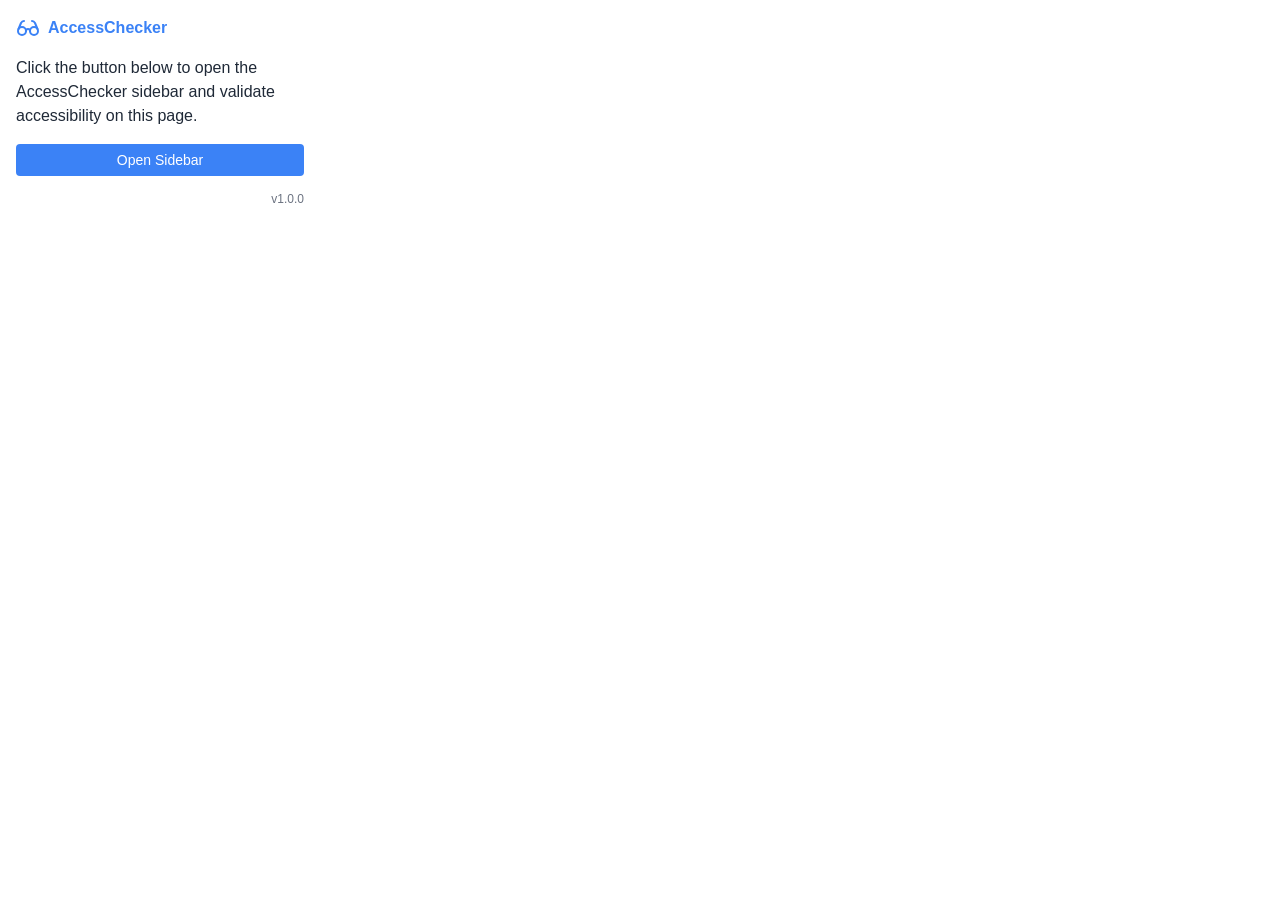
<file: popup.html>
<!DOCTYPE html>
<html lang="en">
<head>
  <meta charset="UTF-8">
  <meta name="viewport" content="width=device-width, initial-scale=1.0">
  <title>AccessChecker</title>
  <link rel="stylesheet" href="popup.css">
</head>
<body>
  <div class="popup-container">
    <div class="header">
      <div class="logo">
        <svg xmlns="http://www.w3.org/2000/svg" width="24" height="24" viewBox="0 0 24 24" fill="none" stroke="currentColor" stroke-width="2" stroke-linecap="round" stroke-linejoin="round" class="lucide lucide-glasses">
          <circle cx="6" cy="15" r="4"/>
          <circle cx="18" cy="15" r="4"/>
          <path d="M14 15a2 2 0 0 0-2-2 2 2 0 0 0-2 2"/>
          <path d="M2.5 13 5 7c.7-1.3 1.4-2 3-2"/>
          <path d="M21.5 13 19 7c-.7-1.3-1.5-2-3-2"/>
        </svg>
        <span>AccessChecker</span>
      </div>
    </div>
    <div class="content">
      <p>Click the button below to open the AccessChecker sidebar and validate accessibility on this page.</p>
      <button id="openSidePanel" class="primary-button">Open Sidebar</button>
    </div>
    <div class="footer">
      <span>v1.0.0</span>
    </div>
  </div>
  <script src="popup.js"></script>
</body>
</html>
</file>
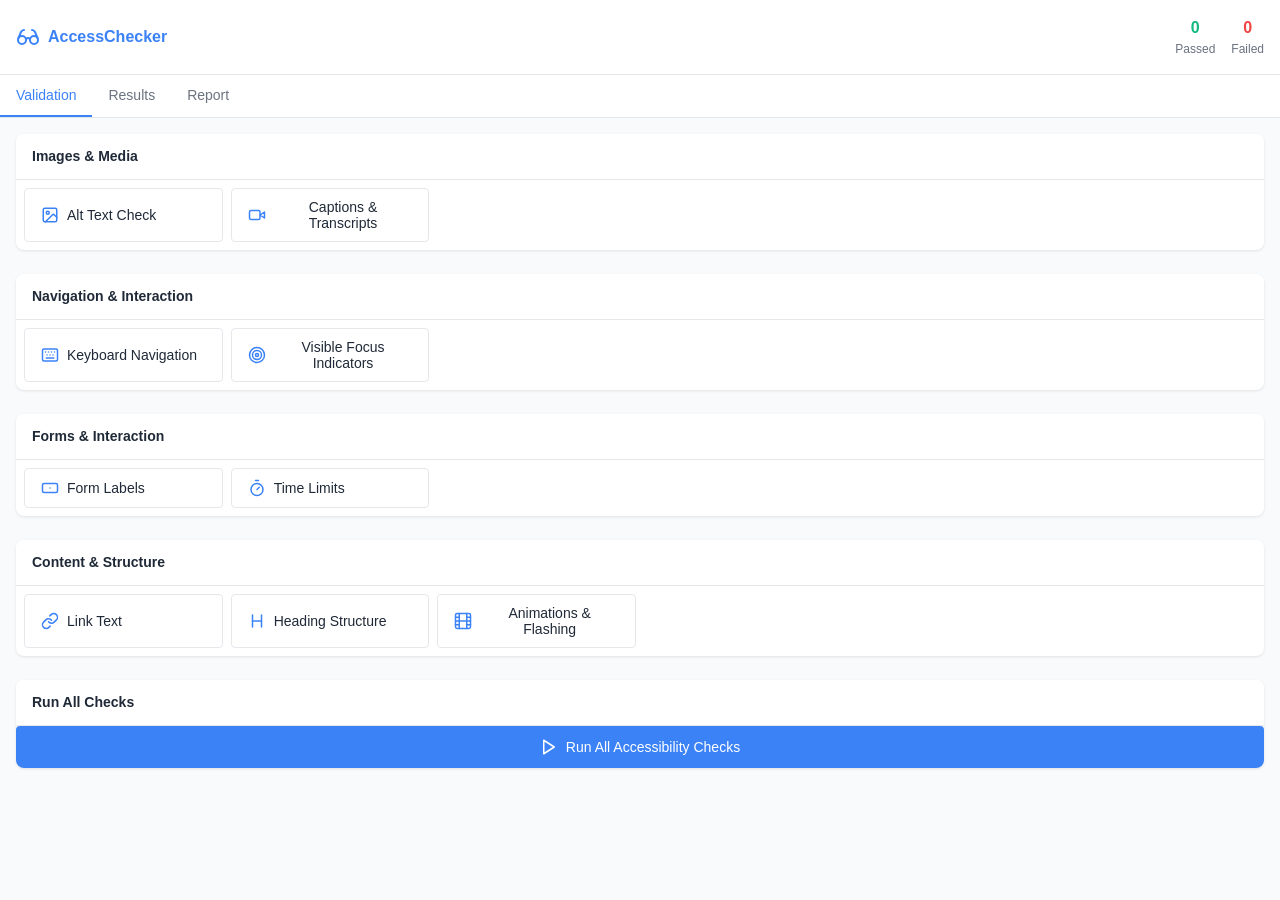
<file: sidepanel.html>
<!DOCTYPE html>
<html lang="en">
<head>
  <meta charset="UTF-8">
  <meta name="viewport" content="width=device-width, initial-scale=1.0">
  <title>AccessChecker Sidebar</title>
  <link rel="stylesheet" href="sidepanel.css">
</head>
<body>
  <div class="sidebar-container">
    <header class="header">
      <div class="logo">
        <svg xmlns="http://www.w3.org/2000/svg" width="24" height="24" viewBox="0 0 24 24" fill="none" stroke="currentColor" stroke-width="2" stroke-linecap="round" stroke-linejoin="round" class="lucide lucide-glasses">
          <circle cx="6" cy="15" r="4"/>
          <circle cx="18" cy="15" r="4"/>
          <path d="M14 15a2 2 0 0 0-2-2 2 2 0 0 0-2 2"/>
          <path d="M2.5 13 5 7c.7-1.3 1.4-2 3-2"/>
          <path d="M21.5 13 19 7c-.7-1.3-1.5-2-3-2"/>
        </svg>
        <span>AccessChecker</span>
      </div>
      <div id="summary" class="summary">
        <div class="summary-item">
          <span id="summaryPass" class="count success">0</span>
          <span class="label">Passed</span>
        </div>
        <div class="summary-item">
          <span id="summaryFail" class="count error">0</span>
          <span class="label">Failed</span>
        </div>
      </div>
    </header>

    <div class="tabs">
      <button class="tab active" data-tab="validation">Validation</button>
      <button class="tab" data-tab="results">Results</button>
      <button class="tab" data-tab="report">Report</button>
    </div>

    <div class="tab-content active" id="validation-tab">
      <div class="validation-groups">
        <div class="validation-group">
          <h3 class="group-title">Images & Media</h3>
          <div class="check-buttons">
            <button class="check-button" data-check="altText">
              <div class="icon">
                <svg xmlns="http://www.w3.org/2000/svg" width="18" height="18" viewBox="0 0 24 24" fill="none" stroke="currentColor" stroke-width="2" stroke-linecap="round" stroke-linejoin="round" class="lucide lucide-image">
                  <rect width="18" height="18" x="3" y="3" rx="2" ry="2"/>
                  <circle cx="9" cy="9" r="2"/>
                  <path d="m21 15-3.086-3.086a2 2 0 0 0-2.828 0L6 21"/>
                </svg>
              </div>
              <span>Alt Text Check</span>
            </button>
            <button class="check-button" data-check="captions">
              <div class="icon">
                <svg xmlns="http://www.w3.org/2000/svg" width="18" height="18" viewBox="0 0 24 24" fill="none" stroke="currentColor" stroke-width="2" stroke-linecap="round" stroke-linejoin="round" class="lucide lucide-video">
                  <path d="m22 8-6 4 6 4V8Z"/>
                  <rect width="14" height="12" x="2" y="6" rx="2" ry="2"/>
                </svg>
              </div>
              <span>Captions & Transcripts</span>
            </button>
          </div>
        </div>

        <div class="validation-group">
          <h3 class="group-title">Navigation & Interaction</h3>
          <div class="check-buttons">
            <button class="check-button" data-check="keyboardNav">
              <div class="icon">
                <svg xmlns="http://www.w3.org/2000/svg" width="18" height="18" viewBox="0 0 24 24" fill="none" stroke="currentColor" stroke-width="2" stroke-linecap="round" stroke-linejoin="round" class="lucide lucide-keyboard">
                  <rect width="20" height="16" x="2" y="4" rx="2" ry="2"/>
                  <path d="M6 8h.001"/>
                  <path d="M10 8h.001"/>
                  <path d="M14 8h.001"/>
                  <path d="M18 8h.001"/>
                  <path d="M8 12h.001"/>
                  <path d="M12 12h.001"/>
                  <path d="M16 12h.001"/>
                  <path d="M7 16h10"/>
                </svg>
              </div>
              <span>Keyboard Navigation</span>
            </button>
            <button class="check-button" data-check="focusVisible">
              <div class="icon">
                <svg xmlns="http://www.w3.org/2000/svg" width="18" height="18" viewBox="0 0 24 24" fill="none" stroke="currentColor" stroke-width="2" stroke-linecap="round" stroke-linejoin="round" class="lucide lucide-target">
                  <circle cx="12" cy="12" r="10"/>
                  <circle cx="12" cy="12" r="6"/>
                  <circle cx="12" cy="12" r="2"/>
                </svg>
              </div>
              <span>Visible Focus Indicators</span>
            </button>
          </div>
        </div>

        <div class="validation-group">
          <h3 class="group-title">Forms & Interaction</h3>
          <div class="check-buttons">
            <button class="check-button" data-check="formLabels">
              <div class="icon">
                <svg xmlns="http://www.w3.org/2000/svg" width="18" height="18" viewBox="0 0 24 24" fill="none" stroke="currentColor" stroke-width="2" stroke-linecap="round" stroke-linejoin="round" class="lucide lucide-form-input">
                  <rect width="20" height="12" x="2" y="6" rx="2"/>
                  <path d="M12 12h.01"/>
                </svg>
              </div>
              <span>Form Labels</span>
            </button>
            <button class="check-button" data-check="timeouts">
              <div class="icon">
                <svg xmlns="http://www.w3.org/2000/svg" width="18" height="18" viewBox="0 0 24 24" fill="none" stroke="currentColor" stroke-width="2" stroke-linecap="round" stroke-linejoin="round" class="lucide lucide-timer">
                  <line x1="10" x2="14" y1="2" y2="2"/>
                  <line x1="12" x2="15" y1="14" y2="11"/>
                  <circle cx="12" cy="14" r="8"/>
                </svg>
              </div>
              <span>Time Limits</span>
            </button>
          </div>
        </div>

        <div class="validation-group">
          <h3 class="group-title">Content & Structure</h3>
          <div class="check-buttons">
            <button class="check-button" data-check="linkText">
              <div class="icon">
                <svg xmlns="http://www.w3.org/2000/svg" width="18" height="18" viewBox="0 0 24 24" fill="none" stroke="currentColor" stroke-width="2" stroke-linecap="round" stroke-linejoin="round" class="lucide lucide-link">
                  <path d="M10 13a5 5 0 0 0 7.54.54l3-3a5 5 0 0 0-7.07-7.07l-1.72 1.71"/>
                  <path d="M14 11a5 5 0 0 0-7.54-.54l-3 3a5 5 0 0 0 7.07 7.07l1.71-1.71"/>
                </svg>
              </div>
              <span>Link Text</span>
            </button>
            <button class="check-button" data-check="headings">
              <div class="icon">
                <svg xmlns="http://www.w3.org/2000/svg" width="18" height="18" viewBox="0 0 24 24" fill="none" stroke="currentColor" stroke-width="2" stroke-linecap="round" stroke-linejoin="round" class="lucide lucide-heading">
                  <path d="M6 12h12"/>
                  <path d="M6 20V4"/>
                  <path d="M18 20V4"/>
                </svg>
              </div>
              <span>Heading Structure</span>
            </button>
            <button class="check-button" data-check="animations">
              <div class="icon">
                <svg xmlns="http://www.w3.org/2000/svg" width="18" height="18" viewBox="0 0 24 24" fill="none" stroke="currentColor" stroke-width="2" stroke-linecap="round" stroke-linejoin="round" class="lucide lucide-film">
                  <rect width="20" height="20" x="2" y="2" rx="2.18" ry="2.18"/>
                  <path d="M7 2v20"/>
                  <path d="M17 2v20"/>
                  <path d="M2 12h20"/>
                  <path d="M2 7h5"/>
                  <path d="M2 17h5"/>
                  <path d="M17 17h5"/>
                  <path d="M17 7h5"/>
                </svg>
              </div>
              <span>Animations & Flashing</span>
            </button>
          </div>
        </div>

        <div class="validation-group">
          <h3 class="group-title">Run All Checks</h3>
          <button id="runAllChecks" class="primary-button">
            <svg xmlns="http://www.w3.org/2000/svg" width="18" height="18" viewBox="0 0 24 24" fill="none" stroke="currentColor" stroke-width="2" stroke-linecap="round" stroke-linejoin="round" class="lucide lucide-play">
              <polygon points="5 3 19 12 5 21 5 3"/>
            </svg>
            Run All Accessibility Checks
          </button>
        </div>
      </div>
    </div>

    <div class="tab-content" id="results-tab">
      <div class="results-container">
        <div class="results-header">
          <h3>Validation Results</h3>
          <button id="clearResults" class="small-button">
            <svg xmlns="http://www.w3.org/2000/svg" width="16" height="16" viewBox="0 0 24 24" fill="none" stroke="currentColor" stroke-width="2" stroke-linecap="round" stroke-linejoin="round" class="lucide lucide-trash-2">
              <path d="M3 6h18"/>
              <path d="M19 6v14c0 1-1 2-2 2H7c-1 0-2-1-2-2V6"/>
              <path d="M8 6V4c0-1 1-2 2-2h4c1 0 2 1 2 2v2"/>
              <line x1="10" x2="10" y1="11" y2="17"/>
              <line x1="14" x2="14" y1="11" y2="17"/>
            </svg>
            Clear
          </button>
        </div>

        <div id="resultsContent" class="results-content">
          <div class="empty-state">
            <svg xmlns="http://www.w3.org/2000/svg" width="48" height="48" viewBox="0 0 24 24" fill="none" stroke="currentColor" stroke-width="1.5" stroke-linecap="round" stroke-linejoin="round" class="lucide lucide-clipboard-list">
              <rect width="8" height="4" x="8" y="2" rx="1" ry="1"/>
              <path d="M16 4h2a2 2 0 0 1 2 2v14a2 2 0 0 1-2 2H6a2 2 0 0 1-2-2V6a2 2 0 0 1 2-2h2"/>
              <path d="M12 11h4"/>
              <path d="M12 16h4"/>
              <path d="M8 11h.01"/>
              <path d="M8 16h.01"/>
            </svg>
            <p>No validation results yet.</p>
            <p>Run a check to see results here.</p>
          </div>
        </div>
      </div>
    </div>

    <div class="tab-content" id="report-tab">
      <div class="report-container">
        <h3>Accessibility Report</h3>
        <div class="report-summary">
          <div class="summary-card">
            <div class="summary-header">
              <h4>Overall Score</h4>
            </div>
            <div class="summary-content">
              <div class="score-circle">
                <span id="overallScore">-</span>
              </div>
              <p class="score-label">Not enough data</p>
            </div>
          </div>

          <div class="summary-card">
            <div class="summary-header">
              <h4>Issues by Category</h4>
            </div>
            <div id="issuesByCategory" class="category-list">
              <div class="empty-state small">
                <p>No issues found yet</p>
              </div>
            </div>
          </div>
        </div>

        <div class="report-actions">
          <button id="exportReport" class="primary-button">
            <svg xmlns="http://www.w3.org/2000/svg" width="18" height="18" viewBox="0 0 24 24" fill="none" stroke="currentColor" stroke-width="2" stroke-linecap="round" stroke-linejoin="round" class="lucide lucide-download">
              <path d="M21 15v4a2 2 0 0 1-2 2H5a2 2 0 0 1-2-2v-4"/>
              <polyline points="7 10 12 15 17 10"/>
              <line x1="12" x2="12" y1="15" y2="3"/>
            </svg>
            Export Report
          </button>
        </div>
      </div>
    </div>
  </div>
  <script src="sidepanel.js" type="module"></script>
</body>
</html>
</file>
<file: popup.css>
:root {
  --primary: #3B82F6;
  --primary-dark: #2563EB;
  --success: #10B981;
  --warning: #F97316;
  --error: #EF4444;
  --background: #FFFFFF;
  --text: #1F2937;
  --text-light: #6B7280;
  --border: #E5E7EB;
}

* {
  margin: 0;
  padding: 0;
  box-sizing: border-box;
}

body {
  font-family: -apple-system, BlinkMacSystemFont, 'Segoe UI', Roboto, Oxygen, Ubuntu, Cantarell, 'Open Sans', 'Helvetica Neue', sans-serif;
  color: var(--text);
  background-color: var(--background);
}

.popup-container {
  width: 320px;
  display: flex;
  flex-direction: column;
  padding: 16px;
}

.header {
  display: flex;
  align-items: center;
  justify-content: space-between;
  margin-bottom: 16px;
}

.logo {
  display: flex;
  align-items: center;
  gap: 8px;
  font-weight: 600;
  font-size: 16px;
  color: var(--primary);
}

.content {
  margin-bottom: 16px;
}

.content p {
  margin-bottom: 16px;
  line-height: 1.5;
  color: var(--text);
}

.primary-button {
  background-color: var(--primary);
  color: white;
  border: none;
  border-radius: 4px;
  padding: 8px 16px;
  font-size: 14px;
  font-weight: 500;
  cursor: pointer;
  transition: background-color 0.2s ease;
  width: 100%;
}

.primary-button:hover {
  background-color: var(--primary-dark);
}

.footer {
  display: flex;
  justify-content: flex-end;
  font-size: 12px;
  color: var(--text-light);
}
</file>
<file: sidepanel.css>
:root {
  --primary: #3B82F6;
  --primary-dark: #2563EB;
  --primary-light: #93C5FD;
  --success: #10B981;
  --success-light: #D1FAE5;
  --warning: #F97316;
  --warning-light: #FFEDD5;
  --error: #EF4444;
  --error-light: #FEE2E2;
  --background: #FFFFFF;
  --background-alt: #F9FAFB;
  --text: #1F2937;
  --text-light: #6B7280;
  --text-lighter: #9CA3AF;
  --border: #E5E7EB;
  --focus-ring: rgba(59, 130, 246, 0.5);
}

* {
  margin: 0;
  padding: 0;
  box-sizing: border-box;
}

body {
  font-family: -apple-system, BlinkMacSystemFont, 'Segoe UI', Roboto, Oxygen, Ubuntu, Cantarell, 'Open Sans', 'Helvetica Neue', sans-serif;
  color: var(--text);
  background-color: var(--background);
  font-size: 14px;
  line-height: 1.5;
}

.sidebar-container {
  display: flex;
  flex-direction: column;
  height: 100vh;
  overflow: hidden;
}

.header {
  display: flex;
  align-items: center;
  justify-content: space-between;
  padding: 16px;
  border-bottom: 1px solid var(--border);
  background-color: var(--background);
}

.logo {
  display: flex;
  align-items: center;
  gap: 8px;
  font-weight: 600;
  font-size: 16px;
  color: var(--primary);
}

.summary {
  display: flex;
  gap: 16px;
}

.summary-item {
  display: flex;
  flex-direction: column;
  align-items: center;
}

.count {
  font-weight: 600;
  font-size: 16px;
}

.count.success {
  color: var(--success);
}

.count.error {
  color: var(--error);
}

.label {
  font-size: 12px;
  color: var(--text-light);
}

.tabs {
  display: flex;
  border-bottom: 1px solid var(--border);
  background-color: var(--background);
}

.tab {
  padding: 12px 16px;
  background: none;
  border: none;
  border-bottom: 2px solid transparent;
  font-size: 14px;
  font-weight: 500;
  color: var(--text-light);
  cursor: pointer;
  transition: all 0.2s ease;
}

.tab:hover {
  color: var(--primary);
}

.tab.active {
  color: var(--primary);
  border-bottom-color: var(--primary);
}

.tab-content {
  display: none;
  flex: 1;
  overflow-y: auto;
  padding: 16px;
  background-color: var(--background-alt);
}

.tab-content.active {
  display: block;
}

.validation-group {
  margin-bottom: 24px;
  background-color: var(--background);
  border-radius: 8px;
  overflow: hidden;
  box-shadow: 0 1px 3px rgba(0, 0, 0, 0.1);
}

.group-title {
  padding: 12px 16px;
  font-size: 14px;
  font-weight: 600;
  color: var(--text);
  background-color: var(--background);
  border-bottom: 1px solid var(--border);
}

.check-buttons {
  display: grid;
  grid-template-columns: repeat(auto-fill, minmax(180px, 1fr));
  gap: 8px;
  padding: 8px;
}

.check-button {
  display: flex;
  align-items: center;
  gap: 8px;
  padding: 10px 16px;
  background-color: var(--background);
  border: 1px solid var(--border);
  border-radius: 4px;
  font-size: 14px;
  font-weight: 500;
  color: var(--text);
  cursor: pointer;
  transition: all 0.2s ease;
}

.check-button:hover {
  border-color: var(--primary-light);
  background-color: var(--background-alt);
}

.check-button:focus {
  outline: none;
  box-shadow: 0 0 0 2px var(--focus-ring);
}

.check-button .icon {
  display: flex;
  align-items: center;
  justify-content: center;
  color: var(--primary);
}

.primary-button {
  display: flex;
  align-items: center;
  justify-content: center;
  gap: 8px;
  width: 100%;
  padding: 12px 24px;
  background-color: var(--primary);
  color: white;
  border: none;
  border-radius: 4px;
  font-size: 14px;
  font-weight: 500;
  cursor: pointer;
  transition: background-color 0.2s ease;
}

.primary-button:hover {
  background-color: var(--primary-dark);
}

.small-button {
  display: flex;
  align-items: center;
  gap: 4px;
  padding: 6px 10px;
  background-color: transparent;
  border: 1px solid var(--border);
  border-radius: 4px;
  font-size: 12px;
  font-weight: 500;
  color: var(--text-light);
  cursor: pointer;
  transition: all 0.2s ease;
}

.small-button:hover {
  border-color: var(--text-light);
  color: var(--text);
}

.results-container, .report-container {
  height: 100%;
  display: flex;
  flex-direction: column;
}

.results-header {
  display: flex;
  justify-content: space-between;
  align-items: center;
  margin-bottom: 16px;
}

.results-content {
  flex: 1;
  overflow-y: auto;
  background-color: var(--background);
  border-radius: 8px;
  box-shadow: 0 1px 3px rgba(0, 0, 0, 0.1);
}

.empty-state {
  display: flex;
  flex-direction: column;
  align-items: center;
  justify-content: center;
  padding: 48px 24px;
  text-align: center;
  color: var(--text-lighter);
}

.empty-state.small {
  padding: 24px;
}

.empty-state svg {
  margin-bottom: 16px;
  color: var(--text-lighter);
}

.empty-state p {
  margin-bottom: 8px;
}

.result-item {
  padding: 16px;
  border-bottom: 1px solid var(--border);
}

.result-item:last-child {
  border-bottom: none;
}

.result-item-header {
  display: flex;
  justify-content: space-between;
  align-items: flex-start;
  margin-bottom: 8px;
}

.result-type {
  font-weight: 600;
}

.result-status {
  padding: 4px 8px;
  border-radius: 4px;
  font-size: 12px;
  font-weight: 500;
}

.result-status.pass {
  background-color: var(--success-light);
  color: var(--success);
}

.result-status.fail {
  background-color: var(--error-light);
  color: var(--error);
}

.result-status.warning {
  background-color: var(--warning-light);
  color: var(--warning);
}

.result-details {
  margin-bottom: 12px;
  color: var(--text);
}

.result-actions {
  display: flex;
  gap: 8px;
}

.result-actions button {
  padding: 4px 8px;
  background-color: transparent;
  border: 1px solid var(--border);
  border-radius: 4px;
  font-size: 12px;
  color: var(--primary);
  cursor: pointer;
}

.result-actions button:hover {
  background-color: var(--background-alt);
}

.report-summary {
  display: grid;
  grid-template-columns: 1fr 1fr;
  gap: 16px;
  margin-bottom: 24px;
}

.summary-card {
  background-color: var(--background);
  border-radius: 8px;
  overflow: hidden;
  box-shadow: 0 1px 3px rgba(0, 0, 0, 0.1);
}

.summary-header {
  padding: 12px 16px;
  border-bottom: 1px solid var(--border);
}

.summary-header h4 {
  font-size: 14px;
  font-weight: 600;
  color: var(--text);
}

.summary-content {
  padding: 24px 16px;
  display: flex;
  flex-direction: column;
  align-items: center;
  justify-content: center;
}

.score-circle {
  width: 80px;
  height: 80px;
  border-radius: 50%;
  background-color: var(--background-alt);
  display: flex;
  align-items: center;
  justify-content: center;
  margin-bottom: 16px;
  font-size: 24px;
  font-weight: 700;
  color: var(--primary);
}

.score-label {
  font-size: 14px;
  color: var(--text-light);
}

.category-list {
  max-height: 200px;
  overflow-y: auto;
}

.category-item {
  display: flex;
  justify-content: space-between;
  padding: 8px 16px;
  border-bottom: 1px solid var(--border);
}

.category-item:last-child {
  border-bottom: none;
}

.category-name {
  font-size: 14px;
  color: var(--text);
}

.category-count {
  font-size: 14px;
  font-weight: 600;
  color: var(--error);
}

.report-actions {
  margin-top: auto;
  padding-top: 16px;
}

@keyframes spin {
  to { transform: rotate(360deg); }
}

.loading {
  display: inline-block;
  width: 20px;
  height: 20px;
  border: 2px solid rgba(59, 130, 246, 0.3);
  border-radius: 50%;
  border-top-color: var(--primary);
  animation: spin 1s linear infinite;
}

.highlight {
  position: relative;
}

.highlight::after {
  content: '';
  position: absolute;
  top: 0;
  left: 0;
  width: 100%;
  height: 100%;
  box-shadow: 0 0 0 2px var(--error);
  border-radius: 2px;
  pointer-events: none;
  z-index: 1000;
}

.highlight.warning::after {
  box-shadow: 0 0 0 2px var(--warning);
}
</file>
